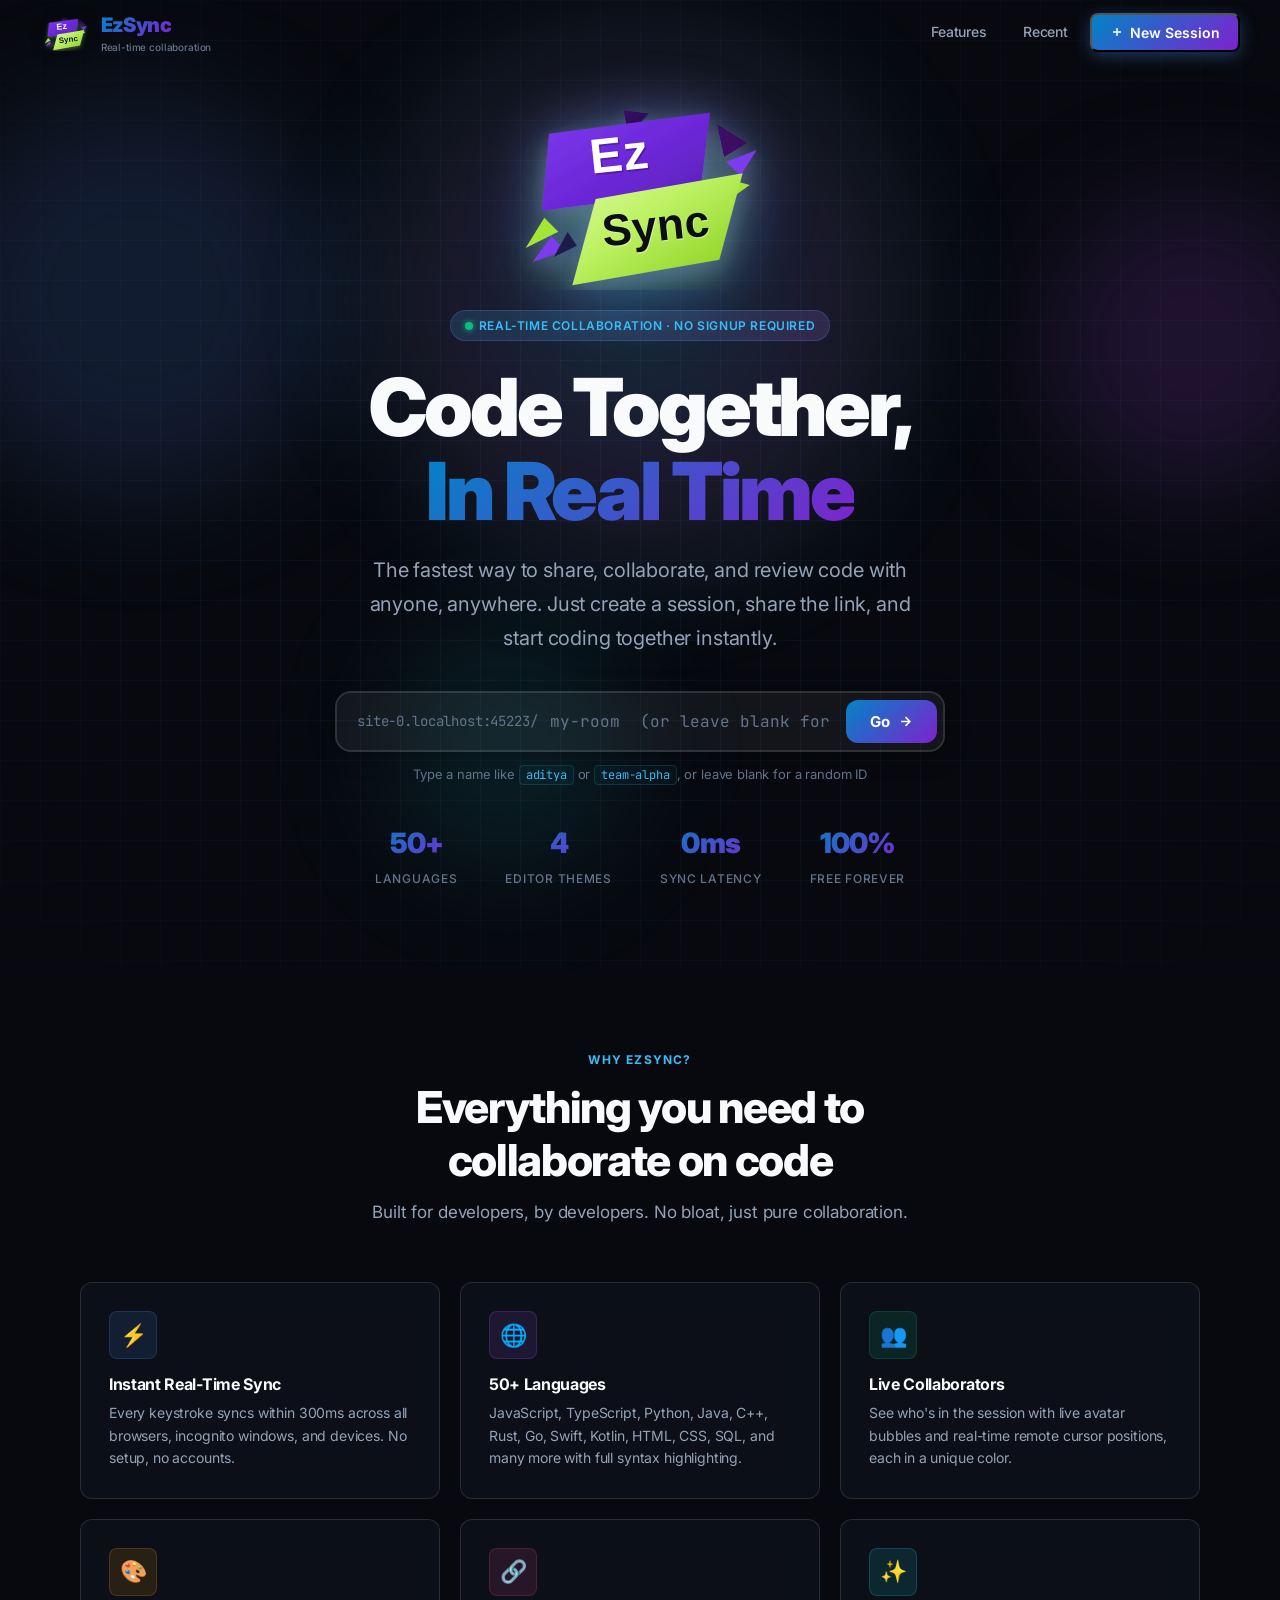
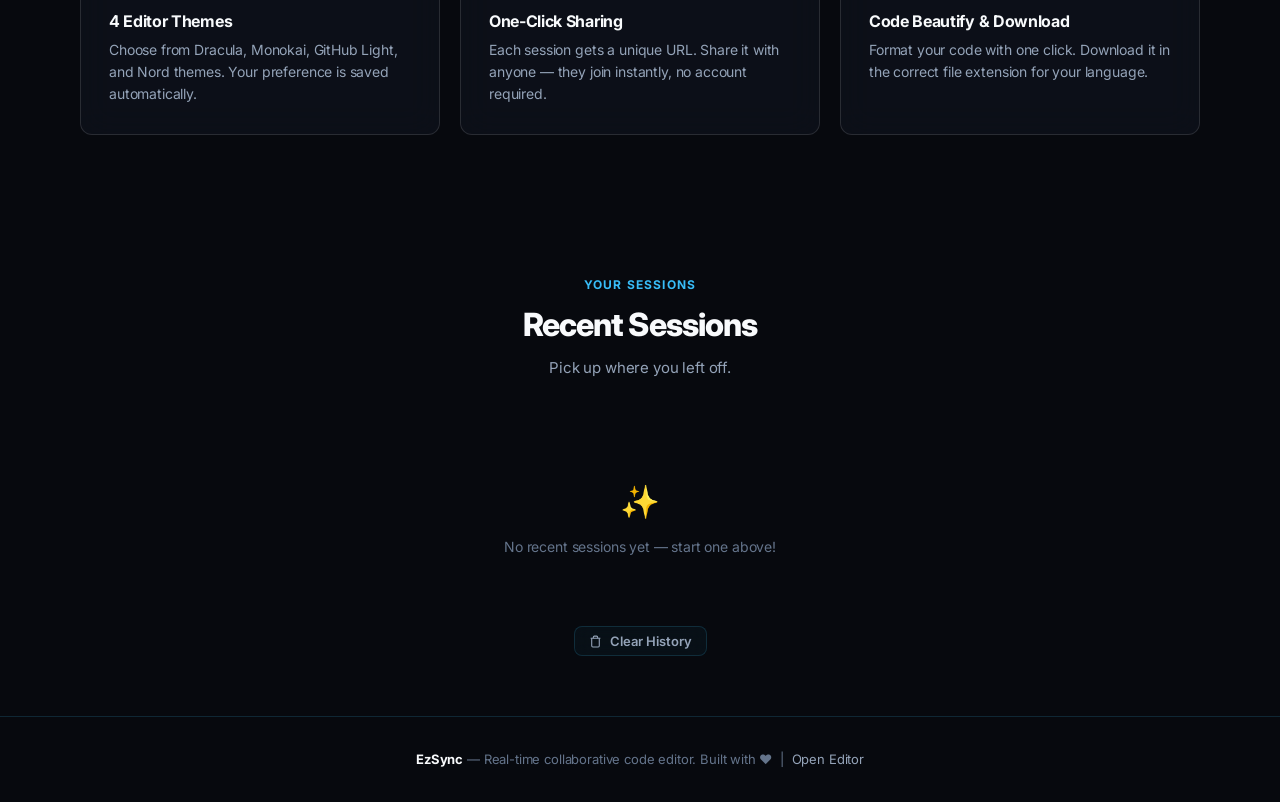
<file: index.html>
<!DOCTYPE html>
<html lang="en">
<head>
  <meta charset="UTF-8">
  <meta name="viewport" content="width=device-width, initial-scale=1.0">
  <meta name="description" content="EzSync — Free real-time collaborative code editor. Share code instantly, no signup needed. Supports 50+ languages with live sync.">
  <meta property="og:title" content="EzSync — Real-Time Collaborative Code Editor">
  <meta property="og:description" content="Share code in real-time with anyone. No signup required.">
  <title>EzSync — Real-Time Collaborative Code Editor</title>
  <link rel="stylesheet" href="style.css">
  <link rel="stylesheet" href="landing.css">
  <link rel="icon" type="image/svg+xml" href="logo.svg">
</head>
<body>

<!-- ── Navigation ─────────────────────────────────────────────── -->
<nav class="nav" id="main-nav">
  <a href="index.html" class="nav-logo">
    <img src="logo.svg" alt="EzSync Logo" class="nav-logo-img">
    <div>
      <span class="nav-logo-text">EzSync</span>
      <span class="nav-logo-tagline">Real-time collaboration</span>
    </div>
  </a>
  <div class="nav-links">
    <a href="#features" class="nav-link hide-mobile">Features</a>
    <a href="#recent" class="nav-link hide-mobile">Recent</a>
    <button id="btn-new-session" class="nav-new-btn">
      <svg width="14" height="14" viewBox="0 0 24 24" fill="none" stroke="currentColor" stroke-width="2.5">
        <path d="M12 5v14M5 12h14"/>
      </svg>
      New Session
    </button>
  </div>
</nav>

<!-- ── Hero ───────────────────────────────────────────────────── -->
<section class="hero" id="home">
  <div class="hero-bg"></div>
  <div class="mouse-spotlight" id="mouse-spotlight"></div>
  <div class="hero-orb hero-orb-1"></div>
  <div class="hero-orb hero-orb-2"></div>
  <div class="hero-orb hero-orb-3"></div>

  <div class="hero-content">
    <div class="hero-logo-wrap">
      <img src="logo.svg" alt="EzSync Brand Logo" class="hero-brand-logo">
    </div>

    <div class="hero-badge">
      <span class="dot dot-live"></span>
      Real-time collaboration · No signup required
    </div>

    <h1 class="hero-title">
      Code Together,<br>
      <span class="grad-text">In Real Time</span>
    </h1>

    <p class="hero-subtitle">
      The fastest way to share, collaborate, and review code with anyone, anywhere.
      Just create a session, share the link, and start coding together instantly.
    </p>

    <!-- Room name input (like Codeshare) -->
    <div class="room-input-wrap">
      <div class="room-input-bar" id="room-input-bar">
        <span class="room-input-prefix">editor.html#</span>
        <input
          type="text"
          id="room-name-input"
          class="room-name-input"
          placeholder="my-room  (or leave blank for random)"
          maxlength="40"
          autocomplete="off"
          spellcheck="false"
        />
        <button id="btn-go" class="btn-go">
          Go
          <svg width="15" height="15" viewBox="0 0 24 24" fill="none" stroke="currentColor" stroke-width="2.5">
            <path d="M5 12h14M12 5l7 7-7 7"/>
          </svg>
        </button>
      </div>
      <p class="room-input-hint">Type a name like <code>aditya</code> or <code>team-alpha</code>, or leave blank for a random ID</p>
    </div>

    <div class="stats-row">
      <div class="stat-item">
        <span class="stat-number" data-count="50" data-suffix="+">50+</span>
        <span class="stat-label">Languages</span>
      </div>
      <div class="stat-item">
        <span class="stat-number" data-count="4" data-suffix="">4</span>
        <span class="stat-label">Editor Themes</span>
      </div>
      <div class="stat-item">
        <span class="stat-number" data-count="0" data-suffix="ms">~0ms</span>
        <span class="stat-label">Sync Latency</span>
      </div>
      <div class="stat-item">
        <span class="stat-number" data-count="100" data-suffix="%">100%</span>
        <span class="stat-label">Free Forever</span>
      </div>
    </div>
  </div>
</section>

<!-- ── Features ───────────────────────────────────────────────── -->
<section class="section" id="features">
  <div class="section-header">
    <div class="section-label">Why EzSync?</div>
    <h2 class="section-title">Everything you need to<br>collaborate on code</h2>
    <p class="section-subtitle">Built for developers, by developers. No bloat, just pure collaboration.</p>
  </div>

  <div class="features-grid">

    <div class="feature-card">
      <div class="feature-icon" style="background: rgba(79,142,247,0.12); border: 1px solid rgba(79,142,247,0.2);">⚡</div>
      <h3 class="feature-title">Instant Real-Time Sync</h3>
      <p class="feature-desc">Every keystroke syncs within 300ms across all browsers, incognito windows, and devices. No setup, no accounts.</p>
    </div>

    <div class="feature-card">
      <div class="feature-icon" style="background: rgba(168,85,247,0.12); border: 1px solid rgba(168,85,247,0.2);">🌐</div>
      <h3 class="feature-title">50+ Languages</h3>
      <p class="feature-desc">JavaScript, TypeScript, Python, Java, C++, Rust, Go, Swift, Kotlin, HTML, CSS, SQL, and many more with full syntax highlighting.</p>
    </div>

    <div class="feature-card">
      <div class="feature-icon" style="background: rgba(16,185,129,0.12); border: 1px solid rgba(16,185,129,0.2);">👥</div>
      <h3 class="feature-title">Live Collaborators</h3>
      <p class="feature-desc">See who's in the session with live avatar bubbles and real-time remote cursor positions, each in a unique color.</p>
    </div>

    <div class="feature-card">
      <div class="feature-icon" style="background: rgba(245,158,11,0.12); border: 1px solid rgba(245,158,11,0.2);">🎨</div>
      <h3 class="feature-title">4 Editor Themes</h3>
      <p class="feature-desc">Choose from Dracula, Monokai, GitHub Light, and Nord themes. Your preference is saved automatically.</p>
    </div>

    <div class="feature-card">
      <div class="feature-icon" style="background: rgba(236,72,153,0.12); border: 1px solid rgba(236,72,153,0.2);">🔗</div>
      <h3 class="feature-title">One-Click Sharing</h3>
      <p class="feature-desc">Each session gets a unique URL. Share it with anyone — they join instantly, no account required.</p>
    </div>

    <div class="feature-card">
      <div class="feature-icon" style="background: rgba(34,211,238,0.12); border: 1px solid rgba(34,211,238,0.2);">✨</div>
      <h3 class="feature-title">Code Beautify & Download</h3>
      <p class="feature-desc">Format your code with one click. Download it in the correct file extension for your language.</p>
    </div>

  </div>
</section>

<!-- ── Recent Sessions ─────────────────────────────────────────── -->
<section class="recent-sessions-section" id="recent">
  <div class="section-header">
    <div class="section-label">Your Sessions</div>
    <h2 class="section-title" style="font-size: 32px;">Recent Sessions</h2>
    <p class="section-subtitle" style="font-size: 15px;">Pick up where you left off.</p>
  </div>

  <div class="sessions-list" id="sessions-list">
    <!-- Rendered by app.js -->
  </div>

  <div style="text-align:center; margin-top: 20px;">
    <button id="btn-clear-sessions" class="btn btn-ghost btn-sm" style="margin-top:8px;">
      <svg width="13" height="13" viewBox="0 0 24 24" fill="none" stroke="currentColor" stroke-width="2">
        <polyline points="3 6 5 6 21 6"/><path d="M19 6v14a2 2 0 0 1-2 2H7a2 2 0 0 1-2-2V6m3 0V4a2 2 0 0 1 2-2h4a2 2 0 0 1 2 2v2"/>
      </svg>
      Clear History
    </button>
  </div>
</section>

<!-- ── Footer ─────────────────────────────────────────────────── -->
<footer class="footer">
  <p>
    <strong style="color: var(--text-primary);">EzSync</strong> — Real-time collaborative code editor.
    Built with ❤️ &nbsp;|&nbsp;
    <a href="editor.html">Open Editor</a>
  </p>
</footer>

<!-- Toast Container -->
<div id="toast-container"></div>

<script src="app.js"></script>
</body>
</html>
</file>
<file: style.css>
/* ============================================
   EzSync — Global Design System
   ============================================ */

@import url('https://fonts.googleapis.com/css2?family=Inter:wght@300;400;500;600;700;800;900&family=JetBrains+Mono:ital,wght@0,300;0,400;0,500;0,600;0,700;1,400&display=swap');

/* ── CSS Variables ───────────────────────────── */
:root {
  /* Core Palette — Solid Obsidian Tech Dark */
  --bg-primary:    #07090e;
  --bg-secondary:  #0d111a;
  --bg-tertiary:   #141a24;
  --bg-glass:      rgba(13, 17, 26, 0.85);
  --bg-glass-light:rgba(56, 189, 248, 0.04);

  /* Accent Colors — Neon Tech */
  --accent-blue:   #38bdf8;
  --accent-purple: #c084fc;
  --accent-cyan:   #22d3ee;
  --accent-green:  #10b981;
  --accent-orange: #fb923c;
  --accent-pink:   #f472b6;

  /* Gradients */
  --grad-primary:  linear-gradient(135deg, #0284c7 0%, #7e22ce 100%);
  --grad-glow:     linear-gradient(135deg, rgba(56,189,248,0.15) 0%, rgba(192,132,252,0.15) 100%);
  --grad-hero:     radial-gradient(ellipse at 20% 50%, rgba(56,189,248,0.18) 0%, transparent 60%),
                   radial-gradient(ellipse at 80% 50%, rgba(192,132,252,0.15) 0%, transparent 60%);

  /* Text */
  --text-primary:  #f8fafc;
  --text-secondary:#94a3b8;
  --text-muted:    #64748b;
  --text-accent:   #38bdf8;

  /* Borders — Sharp & Solid Tech */
  --border:        rgba(56, 189, 248, 0.16);
  --border-active: #38bdf8;
  --border-glass:  rgba(255, 255, 255, 0.12);

  /* Shadows */
  --shadow-sm:     0 2px 8px rgba(0,0,0,0.4);
  --shadow-md:     0 8px 24px rgba(0,0,0,0.5);
  --shadow-lg:     0 20px 60px rgba(0,0,0,0.6);
  --shadow-glow:   0 0 30px rgba(56,189,248,0.2);
  --shadow-purple: 0 0 30px rgba(192,132,252,0.2);

  /* Spacing / Radius — Solid & Clean */
  --radius-sm:     4px;
  --radius-md:     8px;
  --radius-lg:     12px;
  --radius-xl:     16px;

  /* Transitions */
  --transition-fast: 150ms cubic-bezier(0.4, 0, 0.2, 1);
  --transition-base: 250ms cubic-bezier(0.4, 0, 0.2, 1);
  --transition-slow: 400ms cubic-bezier(0.4, 0, 0.2, 1);

  /* Typography */
  --font-ui:   'Inter', -apple-system, BlinkMacSystemFont, 'Segoe UI', Roboto, sans-serif;
  --font-code: 'JetBrains Mono', 'Fira Code', 'SF Mono', ui-monospace, Menlo, Consolas, monospace;
}

/* Light Theme Override */
[data-theme="light"] {
  --bg-primary:    #f8fafc;
  --bg-secondary:  #f1f5f9;
  --bg-tertiary:   #e2e8f0;
  --bg-glass:      rgba(248,250,252,0.9);
  --bg-glass-light:rgba(0,0,0,0.03);
  --text-primary:  #0f172a;
  --text-secondary:#475569;
  --text-muted:    #94a3b8;
  --border:        rgba(0,0,0,0.1);
  --border-glass:  rgba(0,0,0,0.12);
  --shadow-sm:     0 2px 8px rgba(0,0,0,0.08);
  --shadow-md:     0 8px 24px rgba(0,0,0,0.12);
  --shadow-lg:     0 20px 60px rgba(0,0,0,0.15);
}

/* ── Reset & Base ────────────────────────────── */
*, *::before, *::after {
  box-sizing: border-box;
  margin: 0;
  padding: 0;
}

html {
  scroll-behavior: smooth;
  font-size: 15px;
}

body, button, input, select, textarea {
  font-family: var(--font-ui);
}

body {
  overflow-x: hidden;
  width: 100%;
}

img, svg, video, canvas {
  max-width: 100%;
  height: auto;
}

body {
  background: var(--bg-primary);
  color: var(--text-primary);
  line-height: 1.6;
  min-height: 100vh;
  overflow-x: hidden;
  letter-spacing: -0.01em;
  transition: background var(--transition-base), color var(--transition-base);
}

/* ── Scrollbar ───────────────────────────────── */
::-webkit-scrollbar       { width: 8px; height: 8px; }
::-webkit-scrollbar-track { background: var(--bg-secondary); }
::-webkit-scrollbar-thumb { background: var(--border-glass); border-radius: 99px; }
::-webkit-scrollbar-thumb:hover { background: var(--text-muted); }

/* ── Typography ──────────────────────────────── */
h1, h2, h3, h4, h5, h6 {
  font-weight: 700;
  line-height: 1.2;
  letter-spacing: -0.02em;
}

a {
  color: var(--accent-blue);
  text-decoration: none;
  transition: color var(--transition-fast);
}
a:hover { color: var(--accent-cyan); }

code, kbd, pre {
  font-family: var(--font-code);
}

/* ── Buttons ─────────────────────────────────── */
.btn {
  display: inline-flex;
  align-items: center;
  gap: 8px;
  padding: 10px 20px;
  border-radius: var(--radius-md);
  font-family: var(--font-ui);
  font-size: 14px;
  font-weight: 600;
  cursor: pointer;
  border: 1px solid transparent;
  transition: all var(--transition-fast);
  white-space: nowrap;
  user-select: none;
  text-decoration: none;
  position: relative;
  overflow: hidden;
}

.btn::before {
  content: '';
  position: absolute;
  inset: 0;
  background: rgba(255,255,255,0);
  transition: background var(--transition-fast);
}
.btn:hover::before { background: rgba(255,255,255,0.06); }
.btn:active { transform: scale(0.97); }

.btn-primary {
  background: var(--grad-primary);
  color: #fff;
  border-color: transparent;
  box-shadow: 0 4px 20px rgba(79,142,247,0.35);
}
.btn-primary:hover {
  box-shadow: 0 6px 30px rgba(79,142,247,0.5);
  transform: translateY(-1px);
}

.btn-ghost {
  background: var(--bg-glass-light);
  color: var(--text-secondary);
  border-color: var(--border);
  backdrop-filter: blur(8px);
}
.btn-ghost:hover {
  border-color: var(--border-active);
  color: var(--text-primary);
}

.btn-icon {
  padding: 8px;
  border-radius: var(--radius-sm);
  background: var(--bg-glass-light);
  border-color: var(--border);
  color: var(--text-secondary);
}
.btn-icon:hover {
  color: var(--text-primary);
  border-color: var(--border-active);
}

.btn-sm { padding: 6px 14px; font-size: 13px; }
.btn-lg { padding: 14px 28px; font-size: 16px; }

/* ── Glass Card ──────────────────────────────── */
.glass-card {
  background: var(--bg-glass);
  border: 1px solid var(--border-glass);
  border-radius: var(--radius-lg);
  backdrop-filter: blur(16px);
  -webkit-backdrop-filter: blur(16px);
}

/* ── Logo Image ──────────────────────────────── */
.nav-logo-img {
  height: 38px;
  width: auto;
  object-fit: contain;
  filter: drop-shadow(0 2px 8px rgba(0, 0, 0, 0.4));
  transition: transform var(--transition-fast);
}
.nav-logo:hover .nav-logo-img {
  transform: scale(1.04);
}

.toolbar-logo-img {
  height: 32px;
  width: auto;
  object-fit: contain;
  filter: drop-shadow(0 2px 6px rgba(0, 0, 0, 0.4));
  transition: transform var(--transition-fast);
}
.toolbar-logo:hover .toolbar-logo-img {
  transform: scale(1.04);
}

/* ── Badge ───────────────────────────────────── */
.badge {
  display: inline-flex;
  align-items: center;
  gap: 4px;
  padding: 3px 10px;
  border-radius: 99px;
  font-size: 12px;
  font-weight: 600;
  letter-spacing: 0.03em;
}
.badge-blue   { background: rgba(79,142,247,0.15); color: var(--accent-blue); border: 1px solid rgba(79,142,247,0.25); }
.badge-green  { background: rgba(16,185,129,0.15); color: var(--accent-green); border: 1px solid rgba(16,185,129,0.25); }
.badge-purple { background: rgba(168,85,247,0.15); color: var(--accent-purple); border: 1px solid rgba(168,85,247,0.25); }
.badge-orange { background: rgba(245,158,11,0.15); color: var(--accent-orange); border: 1px solid rgba(245,158,11,0.25); }

/* ── Status Dot ──────────────────────────────── */
.dot {
  width: 8px;
  height: 8px;
  border-radius: 50%;
  display: inline-block;
}
.dot-live {
  background: var(--accent-green);
  box-shadow: 0 0 6px var(--accent-green);
  animation: pulse-dot 2s infinite;
}

@keyframes pulse-dot {
  0%, 100% { box-shadow: 0 0 6px var(--accent-green); }
  50%       { box-shadow: 0 0 14px var(--accent-green), 0 0 24px rgba(16,185,129,0.3); }
}

/* ── Toast Notification ──────────────────────── */
#toast-container {
  position: fixed;
  bottom: 24px;
  right: 24px;
  z-index: 9999;
  display: flex;
  flex-direction: column;
  gap: 10px;
  pointer-events: none;
}

.toast {
  display: flex;
  align-items: center;
  gap: 10px;
  padding: 12px 18px;
  background: var(--bg-tertiary);
  border: 1px solid var(--border-glass);
  border-radius: var(--radius-md);
  color: var(--text-primary);
  font-size: 13px;
  font-weight: 500;
  box-shadow: var(--shadow-md);
  animation: toast-in 0.3s ease forwards;
  pointer-events: auto;
  max-width: 340px;
}

.toast.toast-success { border-color: rgba(16,185,129,0.4); }
.toast.toast-error   { border-color: rgba(239,68,68,0.4); }
.toast.toast-info    { border-color: rgba(79,142,247,0.4); }

.toast-icon { font-size: 16px; flex-shrink: 0; }
.toast.out  { animation: toast-out 0.3s ease forwards; }

@keyframes toast-in {
  from { opacity: 0; transform: translateX(20px) scale(0.95); }
  to   { opacity: 1; transform: translateX(0) scale(1); }
}
@keyframes toast-out {
  from { opacity: 1; transform: translateX(0) scale(1); }
  to   { opacity: 0; transform: translateX(20px) scale(0.95); }
}

/* ── Modal ───────────────────────────────────── */
.modal-overlay {
  position: fixed;
  inset: 0;
  background: rgba(0,0,0,0.6);
  backdrop-filter: blur(4px);
  z-index: 1000;
  display: flex;
  align-items: center;
  justify-content: center;
  opacity: 0;
  pointer-events: none;
  transition: opacity var(--transition-base);
}
.modal-overlay.open {
  opacity: 1;
  pointer-events: all;
}

.modal {
  background: var(--bg-secondary);
  border: 1px solid var(--border-glass);
  border-radius: var(--radius-xl);
  padding: 32px;
  width: 90%;
  max-width: 520px;
  box-shadow: var(--shadow-lg);
  transform: scale(0.95) translateY(10px);
  transition: transform var(--transition-base);
}
.modal-overlay.open .modal {
  transform: scale(1) translateY(0);
}

.modal-header {
  display: flex;
  align-items: center;
  justify-content: space-between;
  margin-bottom: 24px;
}
.modal-title {
  font-size: 18px;
  font-weight: 700;
}
.modal-close {
  width: 32px;
  height: 32px;
  border-radius: var(--radius-sm);
  border: 1px solid var(--border);
  background: var(--bg-glass-light);
  color: var(--text-secondary);
  cursor: pointer;
  display: flex;
  align-items: center;
  justify-content: center;
  font-size: 18px;
  transition: all var(--transition-fast);
}
.modal-close:hover {
  color: var(--text-primary);
  border-color: var(--border-active);
}

/* ── Form Elements ───────────────────────────── */
.form-group {
  margin-bottom: 16px;
}
.form-label {
  display: block;
  font-size: 13px;
  font-weight: 600;
  color: var(--text-secondary);
  margin-bottom: 6px;
  text-transform: uppercase;
  letter-spacing: 0.06em;
}

.form-control {
  width: 100%;
  padding: 10px 14px;
  background: var(--bg-tertiary);
  border: 1px solid var(--border);
  border-radius: var(--radius-md);
  color: var(--text-primary);
  font-family: var(--font-ui);
  font-size: 14px;
  transition: border-color var(--transition-fast);
  outline: none;
  appearance: none;
}
.form-control:focus { border-color: var(--border-active); }
.form-control option { background: var(--bg-secondary); }

.form-select {
  cursor: pointer;
  background-image: url("data:image/svg+xml,%3Csvg xmlns='http://www.w3.org/2000/svg' width='12' height='8' viewBox='0 0 12 8'%3E%3Cpath d='M1 1l5 5 5-5' stroke='%2394a3b8' stroke-width='1.5' fill='none' stroke-linecap='round'/%3E%3C/svg%3E");
  background-repeat: no-repeat;
  background-position: right 12px center;
  padding-right: 36px;
}

/* ── Range Slider ────────────────────────────── */
input[type="range"] {
  -webkit-appearance: none;
  width: 100%;
  height: 4px;
  background: var(--bg-tertiary);
  border-radius: 99px;
  outline: none;
  cursor: pointer;
}
input[type="range"]::-webkit-slider-thumb {
  -webkit-appearance: none;
  width: 16px;
  height: 16px;
  border-radius: 50%;
  background: var(--grad-primary);
  box-shadow: 0 2px 8px rgba(79,142,247,0.4);
}

/* ── Toggle Switch ───────────────────────────── */
.toggle-wrap {
  display: flex;
  align-items: center;
  justify-content: space-between;
  padding: 10px 0;
}
.toggle-label {
  font-size: 14px;
  color: var(--text-primary);
  font-weight: 500;
}
.toggle {
  position: relative;
  width: 44px;
  height: 24px;
  cursor: pointer;
}
.toggle input { display: none; }
.toggle-slider {
  position: absolute;
  inset: 0;
  background: var(--bg-tertiary);
  border-radius: 99px;
  border: 1px solid var(--border);
  transition: all var(--transition-fast);
}
.toggle-slider::before {
  content: '';
  position: absolute;
  width: 16px;
  height: 16px;
  background: var(--text-muted);
  border-radius: 50%;
  top: 3px;
  left: 3px;
  transition: all var(--transition-fast);
}
.toggle input:checked + .toggle-slider {
  background: var(--accent-blue);
  border-color: var(--accent-blue);
}
.toggle input:checked + .toggle-slider::before {
  background: #fff;
  transform: translateX(20px);
}

/* ── Utilities ───────────────────────────────── */
.flex         { display: flex; }
.items-center { align-items: center; }
.justify-between { justify-content: space-between; }
.gap-2        { gap: 8px; }
.gap-3        { gap: 12px; }
.gap-4        { gap: 16px; }
.text-sm      { font-size: 13px; }
.text-xs      { font-size: 11px; }
.text-muted   { color: var(--text-muted); }
.text-secondary { color: var(--text-secondary); }
.font-mono    { font-family: var(--font-code); }
.hidden       { display: none !important; }
.truncate     { overflow: hidden; text-overflow: ellipsis; white-space: nowrap; }

/* ── Animations ──────────────────────────────── */
@keyframes fadeIn {
  from { opacity: 0; transform: translateY(8px); }
  to   { opacity: 1; transform: translateY(0); }
}
@keyframes slideInLeft {
  from { opacity: 0; transform: translateX(-20px); }
  to   { opacity: 1; transform: translateX(0); }
}
@keyframes glow-pulse {
  0%, 100% { box-shadow: var(--shadow-glow); }
  50%       { box-shadow: 0 0 60px rgba(79,142,247,0.4); }
}
@keyframes float {
  0%, 100% { transform: translateY(0px); }
  50%       { transform: translateY(-6px); }
}
@keyframes spin {
  from { transform: rotate(0deg); }
  to   { transform: rotate(360deg); }
}
@keyframes shimmer {
  0%   { background-position: -200% 0; }
  100% { background-position: 200% 0; }
}

.animate-fade-in    { animation: fadeIn var(--transition-base) ease forwards; }
.animate-float      { animation: float 4s ease-in-out infinite; }
.animate-glow-pulse { animation: glow-pulse 3s ease-in-out infinite; }

/* ── Responsive ──────────────────────────────── */
@media (max-width: 768px) {
  .hide-mobile { display: none !important; }
}
@media (min-width: 769px) {
  .hide-desktop { display: none !important; }
}
</file>
<file: landing.css>
/* ============================================
   EzSync — Landing Page Styles
   ============================================ */

/* ── Room Input (Codeshare-style) ────────────────────────────── */
.room-input-wrap {
  display: flex;
  flex-direction: column;
  align-items: center;
  gap: 12px;
  animation: fadeIn 0.6s 0.2s ease both;
  width: 100%;
  max-width: 640px;
  margin: 0 auto;
}

.room-input-bar {
  display: flex;
  align-items: center;
  width: 100%;
  background: rgba(255,255,255,0.05);
  border: 2px solid var(--border-glass);
  border-radius: var(--radius-xl);
  overflow: hidden;
  transition: border-color 0.2s, box-shadow 0.2s;
  box-shadow: 0 4px 24px rgba(0,0,0,0.3);
  backdrop-filter: blur(16px);
}

.room-input-bar:focus-within {
  border-color: var(--accent-blue);
  box-shadow: 0 0 0 4px rgba(79,142,247,0.15), 0 8px 32px rgba(0,0,0,0.3);
}

.room-input-prefix {
  font-family: var(--font-code);
  font-size: 14px;
  color: var(--text-muted);
  padding: 0 4px 0 20px;
  white-space: nowrap;
  flex-shrink: 0;
  user-select: none;
}

.room-name-input {
  flex: 1;
  background: transparent;
  border: none;
  outline: none;
  color: var(--text-primary);
  font-family: var(--font-code);
  font-size: 16px;
  font-weight: 600;
  padding: 18px 8px;
  min-width: 0;
  caret-color: var(--accent-blue);
}

.room-name-input::placeholder {
  color: var(--text-muted);
  font-weight: 400;
}

.btn-go {
  display: flex;
  align-items: center;
  gap: 8px;
  padding: 12px 24px;
  margin: 6px;
  background: var(--grad-primary);
  color: #fff;
  border: none;
  border-radius: var(--radius-lg);
  font-family: var(--font-ui);
  font-size: 15px;
  font-weight: 700;
  cursor: pointer;
  white-space: nowrap;
  transition: all 0.15s;
  flex-shrink: 0;
  letter-spacing: -0.01em;
}
.btn-go:hover {
  box-shadow: 0 4px 20px rgba(79,142,247,0.45);
  transform: scale(1.03);
}
.btn-go:active { transform: scale(0.97); }

.room-input-hint {
  font-size: 13px;
  color: var(--text-muted);
  text-align: center;
}
.room-input-hint code {
  background: var(--bg-glass-light);
  border: 1px solid var(--border);
  border-radius: 4px;
  padding: 1px 6px;
  font-family: var(--font-code);
  font-size: 12px;
  color: var(--accent-blue);
}

/* Error shake */
@keyframes shake {
  0%,100% { transform: translateX(0); }
  20%      { transform: translateX(-6px); }
  40%      { transform: translateX(6px); }
  60%      { transform: translateX(-4px); }
  80%      { transform: translateX(4px); }
}
.room-input-bar.error {
  border-color: #ef4444;
  animation: shake 0.4s ease;
}


/* ── Header / Nav ────────────────────────────── */
.nav {
  position: fixed;
  top: 0;
  left: 0;
  right: 0;
  height: 64px;
  display: flex;
  align-items: center;
  padding: 0 40px;
  z-index: 100;
  transition: background var(--transition-base), border-color var(--transition-base);
}

.nav.scrolled {
  background: rgba(13,15,20,0.9);
  border-bottom: 1px solid var(--border);
  backdrop-filter: blur(16px);
}

.nav-logo {
  display: flex;
  align-items: center;
  gap: 10px;
  text-decoration: none;
  flex: 1;
}
.nav-logo-icon {
  width: 36px;
  height: 36px;
  background: var(--grad-primary);
  border-radius: var(--radius-md);
  display: flex;
  align-items: center;
  justify-content: center;
  font-size: 20px;
  box-shadow: var(--shadow-glow);
  animation: glow-pulse 3s ease-in-out infinite;
}
.nav-logo-text {
  font-size: 20px;
  font-weight: 900;
  background: var(--grad-primary);
  -webkit-background-clip: text;
  -webkit-text-fill-color: transparent;
  background-clip: text;
  letter-spacing: -0.03em;
}
.nav-logo-tagline {
  font-size: 10px;
  font-weight: 500;
  color: var(--text-muted);
  margin-top: -2px;
  display: block;
}

.nav-links {
  display: flex;
  align-items: center;
  gap: 8px;
}
.nav-link {
  padding: 8px 14px;
  color: var(--text-secondary);
  font-size: 14px;
  font-weight: 500;
  border-radius: var(--radius-md);
  text-decoration: none;
  transition: all var(--transition-fast);
}
.nav-link:hover {
  color: var(--text-primary);
  background: var(--bg-glass-light);
}
.nav-new-btn {
  display: flex;
  align-items: center;
  gap: 6px;
  padding: 9px 18px;
  background: var(--grad-primary);
  color: #fff;
  border-radius: var(--radius-md);
  font-size: 14px;
  font-weight: 600;
  text-decoration: none;
  box-shadow: 0 4px 16px rgba(79,142,247,0.35);
  transition: all var(--transition-fast);
}
.nav-new-btn:hover {
  box-shadow: 0 6px 24px rgba(79,142,247,0.5);
  transform: translateY(-1px);
  color: #fff;
}

/* ── Hero ────────────────────────────────────── */
.hero {
  position: relative;
  min-height: 100vh;
  display: flex;
  align-items: center;
  justify-content: center;
  text-align: center;
  padding: 80px 20px 60px;
  overflow: hidden;
  perspective: 1000px;
}

/* Animated grid background */
.hero-bg {
  position: absolute;
  inset: 0;
  background-image:
    linear-gradient(rgba(79,142,247,0.06) 1px, transparent 1px),
    linear-gradient(90deg, rgba(79,142,247,0.06) 1px, transparent 1px);
  background-size: 40px 40px;
  animation: grid-drift 20s linear infinite;
  mask-image: radial-gradient(ellipse 80% 80% at 50% 50%, black 40%, transparent 100%);
  will-change: transform;
}
@keyframes grid-drift {
  from { transform: translateY(0); }
  to   { transform: translateY(-40px); }
}

/* Dynamic Interactive Mouse Spotlight Glow */
.mouse-spotlight {
  position: absolute;
  top: 0;
  left: 0;
  width: 650px;
  height: 650px;
  margin-top: -325px;
  margin-left: -325px;
  border-radius: 50%;
  background: radial-gradient(circle, rgba(56, 189, 248, 0.22) 0%, rgba(192, 132, 252, 0.14) 40%, rgba(34, 211, 238, 0.05) 65%, transparent 80%);
  filter: blur(50px);
  pointer-events: none;
  z-index: 1;
  will-change: transform;
  opacity: 0.95;
}

/* Glowing orbs */
.hero-orb {
  position: absolute;
  border-radius: 50%;
  filter: blur(60px);
  pointer-events: none;
  animation: float 8s ease-in-out infinite;
  will-change: transform;
}
.hero-orb-1 {
  width: 400px; height: 400px;
  background: rgba(79,142,247,0.15);
  top: 10%; left: -5%;
  animation-delay: 0s;
}
.hero-orb-2 {
  width: 300px; height: 300px;
  background: rgba(168,85,247,0.15);
  top: 20%; right: -5%;
  animation-delay: -3s;
}
.hero-orb-3 {
  width: 250px; height: 250px;
  background: rgba(34,211,238,0.1);
  bottom: 10%; left: 30%;
  animation-delay: -6s;
}

.hero-content {
  position: relative;
  z-index: 2;
  max-width: 820px;
  will-change: transform, opacity;
  transform-style: preserve-3d;
}

/* ── Prominent Hero Brand Logo ───────────────────────────────── */
.hero-logo-wrap {
  margin-bottom: 20px;
  display: flex;
  justify-content: center;
  align-items: center;
}

.hero-brand-logo {
  width: 100%;
  max-width: 280px;
  height: auto;
  object-fit: contain;
  filter: drop-shadow(0 12px 32px rgba(56, 189, 248, 0.35)) drop-shadow(0 0 24px rgba(192, 132, 252, 0.25));
  transition: transform 0.4s cubic-bezier(0.2, 0.8, 0.2, 1), filter 0.4s ease;
  animation: hero-logo-float 4s ease-in-out infinite;
}

.hero-brand-logo:hover {
  transform: scale(1.06) translateY(-4px);
  filter: drop-shadow(0 16px 40px rgba(56, 189, 248, 0.5)) drop-shadow(0 0 32px rgba(192, 132, 252, 0.4));
}

@keyframes hero-logo-float {
  0%, 100% { transform: translateY(0); }
  50%      { transform: translateY(-8px); }
}

.hero-badge {
  display: inline-flex;
  align-items: center;
  gap: 6px;
  padding: 5px 14px;
  background: var(--grad-glow);
  border: 1px solid rgba(79,142,247,0.25);
  border-radius: 99px;
  font-size: 12px;
  font-weight: 600;
  color: var(--accent-blue);
  margin-bottom: 24px;
  letter-spacing: 0.05em;
  text-transform: uppercase;
  animation: fadeIn 0.6s ease forwards;
}

.hero-title {
  font-size: clamp(40px, 7vw, 80px);
  font-weight: 900;
  line-height: 1.05;
  letter-spacing: -0.04em;
  margin-bottom: 20px;
  animation: fadeIn 0.6s 0.1s ease both;
}

.hero-title .grad-text {
  background: var(--grad-primary);
  -webkit-background-clip: text;
  -webkit-text-fill-color: transparent;
  background-clip: text;
}

.hero-subtitle {
  font-size: clamp(16px, 2.5vw, 20px);
  color: var(--text-secondary);
  max-width: 560px;
  margin: 0 auto 36px;
  font-weight: 400;
  line-height: 1.7;
  animation: fadeIn 0.6s 0.2s ease both;
}

.hero-cta {
  display: flex;
  align-items: center;
  justify-content: center;
  gap: 12px;
  flex-wrap: wrap;
  animation: fadeIn 0.6s 0.3s ease both;
}

.btn-hero-primary {
  display: inline-flex;
  align-items: center;
  gap: 10px;
  padding: 16px 32px;
  background: var(--grad-primary);
  color: #fff;
  border-radius: var(--radius-lg);
  font-size: 16px;
  font-weight: 700;
  text-decoration: none;
  box-shadow: 0 8px 32px rgba(79,142,247,0.4);
  transition: all var(--transition-fast);
  border: none;
  cursor: pointer;
  letter-spacing: -0.01em;
}
.btn-hero-primary:hover {
  box-shadow: 0 12px 48px rgba(79,142,247,0.55);
  transform: translateY(-2px);
  color: #fff;
}
.btn-hero-primary:active { transform: scale(0.97); }

.btn-hero-secondary {
  display: inline-flex;
  align-items: center;
  gap: 8px;
  padding: 16px 28px;
  background: var(--bg-glass);
  color: var(--text-primary);
  border: 1px solid var(--border-glass);
  border-radius: var(--radius-lg);
  font-size: 16px;
  font-weight: 600;
  text-decoration: none;
  backdrop-filter: blur(12px);
  transition: all var(--transition-fast);
  cursor: pointer;
}
.btn-hero-secondary:hover {
  border-color: var(--border-active);
  color: var(--text-primary);
  background: rgba(79,142,247,0.08);
}

/* ── Stats Row ───────────────────────────────── */
.stats-row {
  display: flex;
  align-items: center;
  justify-content: center;
  gap: 48px;
  padding: 20px 40px;
  flex-wrap: wrap;
  animation: fadeIn 0.6s 0.4s ease both;
  margin-top: 16px;
}
.stat-item {
  text-align: center;
}
.stat-number {
  font-size: 28px;
  font-weight: 900;
  background: var(--grad-primary);
  -webkit-background-clip: text;
  -webkit-text-fill-color: transparent;
  background-clip: text;
  display: block;
  letter-spacing: -0.03em;
}
.stat-label {
  font-size: 12px;
  color: var(--text-muted);
  font-weight: 500;
  text-transform: uppercase;
  letter-spacing: 0.06em;
}

/* ── Features Section ────────────────────────── */
.section {
  padding: 80px 40px;
  max-width: 1200px;
  margin: 0 auto;
}
.section-header {
  text-align: center;
  margin-bottom: 56px;
}
.section-label {
  font-size: 12px;
  font-weight: 700;
  text-transform: uppercase;
  letter-spacing: 0.1em;
  color: var(--accent-blue);
  margin-bottom: 12px;
}
.section-title {
  font-size: clamp(28px, 4vw, 44px);
  font-weight: 800;
  letter-spacing: -0.03em;
  margin-bottom: 12px;
}
.section-subtitle {
  font-size: 17px;
  color: var(--text-secondary);
}

.features-grid {
  display: grid;
  grid-template-columns: repeat(auto-fit, minmax(300px, 1fr));
  gap: 20px;
}

.feature-card {
  background: var(--bg-glass);
  border: 1px solid var(--border-glass);
  border-radius: var(--radius-lg);
  padding: 28px;
  backdrop-filter: blur(16px);
  transition: all var(--transition-base);
  position: relative;
  overflow: hidden;
}
.feature-card::before {
  content: '';
  position: absolute;
  inset: 0;
  background: var(--grad-glow);
  opacity: 0;
  transition: opacity var(--transition-base);
}
.feature-card:hover {
  border-color: var(--border-active);
  transform: translateY(-4px);
  box-shadow: var(--shadow-glow);
}
.feature-card:hover::before { opacity: 1; }

.feature-icon {
  width: 48px;
  height: 48px;
  border-radius: var(--radius-md);
  display: flex;
  align-items: center;
  justify-content: center;
  font-size: 22px;
  margin-bottom: 16px;
  position: relative;
}
.feature-title {
  font-size: 16px;
  font-weight: 700;
  margin-bottom: 8px;
  position: relative;
}
.feature-desc {
  font-size: 14px;
  color: var(--text-secondary);
  line-height: 1.6;
  position: relative;
}

/* ── Recent Sessions ─────────────────────────── */
.recent-sessions-section {
  padding: 60px 40px;
  max-width: 900px;
  margin: 0 auto;
}

.sessions-list {
  display: flex;
  flex-direction: column;
  gap: 10px;
}

.session-card {
  display: flex;
  align-items: center;
  gap: 16px;
  padding: 16px 20px;
  background: var(--bg-glass);
  border: 1px solid var(--border);
  border-radius: var(--radius-md);
  cursor: pointer;
  text-decoration: none;
  transition: all var(--transition-fast);
  backdrop-filter: blur(8px);
}
.session-card:hover {
  border-color: var(--border-active);
  background: rgba(79,142,247,0.05);
  transform: translateX(4px);
}
.session-card-icon {
  width: 40px;
  height: 40px;
  border-radius: var(--radius-sm);
  display: flex;
  align-items: center;
  justify-content: center;
  font-size: 18px;
  flex-shrink: 0;
}
.session-card-body { flex: 1; min-width: 0; }
.session-card-id {
  font-family: var(--font-code);
  font-size: 13px;
  font-weight: 600;
  color: var(--text-primary);
  margin-bottom: 2px;
}
.session-card-meta {
  font-size: 12px;
  color: var(--text-muted);
  display: flex;
  align-items: center;
  gap: 8px;
}
.session-card-arrow {
  color: var(--text-muted);
  transition: color var(--transition-fast), transform var(--transition-fast);
}
.session-card:hover .session-card-arrow {
  color: var(--accent-blue);
  transform: translateX(3px);
}
.no-sessions-msg {
  text-align: center;
  padding: 40px;
  color: var(--text-muted);
  font-size: 14px;
}
.no-sessions-msg .emoji { font-size: 32px; display: block; margin-bottom: 8px; }

/* ── Footer ──────────────────────────────────── */
.footer {
  border-top: 1px solid var(--border);
  padding: 32px 40px;
  text-align: center;
  color: var(--text-muted);
  font-size: 13px;
}
.footer a {
  color: var(--text-secondary);
}
.footer a:hover { color: var(--accent-blue); }

/* ── Responsive Landing & Mobile Fixes ──────────────── */
@media (max-width: 640px) {
  .nav {
    padding: 0 12px !important;
    height: 54px !important;
    background: rgba(7, 9, 14, 0.95) !important;
    backdrop-filter: blur(12px) !important;
    border-bottom: 1px solid var(--border) !important;
  }

  .nav-logo-tagline {
    display: none !important;
  }

  .nav-logo-img {
    height: 26px !important;
  }

  .nav-logo-text {
    font-size: 16px !important;
  }

  .nav-new-btn {
    padding: 6px 12px !important;
    font-size: 12px !important;
  }

  .hero {
    padding: 96px 16px 40px !important; /* Generous top padding so fixed header never overlaps logo! */
    min-height: auto !important;
    width: 100% !important;
    box-sizing: border-box !important;
  }

  .hero-content {
    width: 100% !important;
    max-width: 100% !important;
    box-sizing: border-box !important;
    padding: 0 4px !important;
  }

  .hero-brand-logo {
    max-width: 170px !important;
    margin-bottom: 16px !important;
  }

  .hero-badge {
    font-size: 10px !important;
    padding: 4px 10px !important;
    margin-bottom: 14px !important;
    max-width: 100% !important;
    white-space: normal !important;
    text-align: center !important;
    word-break: break-word !important;
  }

  .hero-title {
    font-size: 26px !important;
    line-height: 1.25 !important;
    margin-bottom: 14px !important;
    word-break: break-word !important;
  }

  .hero-subtitle {
    font-size: 13px !important;
    line-height: 1.55 !important;
    margin-bottom: 24px !important;
    padding: 0 4px !important;
    word-break: break-word !important;
  }

  .room-input-wrap {
    width: 100% !important;
    max-width: 100% !important;
    box-sizing: border-box !important;
  }

  .room-input-bar {
    display: flex !important;
    flex-direction: column !important;
    align-items: stretch !important;
    width: 100% !important;
    background: rgba(13, 17, 26, 0.95) !important;
    border: 1px solid var(--border-glass) !important;
    border-radius: var(--radius-lg) !important;
    padding: 10px !important;
    gap: 10px !important;
    box-shadow: 0 8px 32px rgba(0, 0, 0, 0.5) !important;
    box-sizing: border-box !important;
  }

  .room-input-prefix {
    padding: 4px 6px !important;
    font-size: 12px !important;
    text-align: center !important;
    color: var(--accent-blue) !important;
    overflow: hidden !important;
    text-overflow: ellipsis !important;
    white-space: nowrap !important;
    border-bottom: 1px solid rgba(255, 255, 255, 0.08) !important;
    width: 100% !important;
    box-sizing: border-box !important;
  }

  .room-name-input {
    padding: 12px !important;
    font-size: 16px !important;
    text-align: center !important;
    width: 100% !important;
    border: 1px solid var(--border) !important;
    border-radius: var(--radius-md) !important;
    background: rgba(0, 0, 0, 0.4) !important;
    box-sizing: border-box !important;
  }

  .btn-go {
    width: 100% !important;
    height: 46px !important;
    justify-content: center !important;
    margin: 0 !important;
    padding: 0 16px !important;
    font-size: 15px !important;
    border-radius: var(--radius-md) !important;
    box-sizing: border-box !important;
  }

  .room-input-hint {
    font-size: 11px !important;
    word-break: break-word !important;
    padding: 0 6px !important;
  }

  .stats-row {
    display: grid !important;
    grid-template-columns: repeat(2, 1fr) !important;
    gap: 10px !important;
    width: 100% !important;
    max-width: 100% !important;
    padding: 14px 8px !important;
    margin-top: 24px !important;
    box-sizing: border-box !important;
  }

  .stat-item {
    padding: 12px 6px !important;
    text-align: center !important;
    width: 100% !important;
    box-sizing: border-box !important;
  }

  .stat-number {
    font-size: 20px !important;
  }

  .stat-label {
    font-size: 10px !important;
  }

  .section {
    padding: 40px 16px !important;
  }

  .features-grid {
    grid-template-columns: 1fr !important;
    gap: 14px !important;
  }

  .recent-sessions-section {
    padding: 30px 14px !important;
  }

  .session-card {
    padding: 12px !important;
    gap: 8px !important;
  }

  .hero-orb-1, .hero-orb-2, .hero-orb-3 {
    display: none !important;
  }
}
</file>
